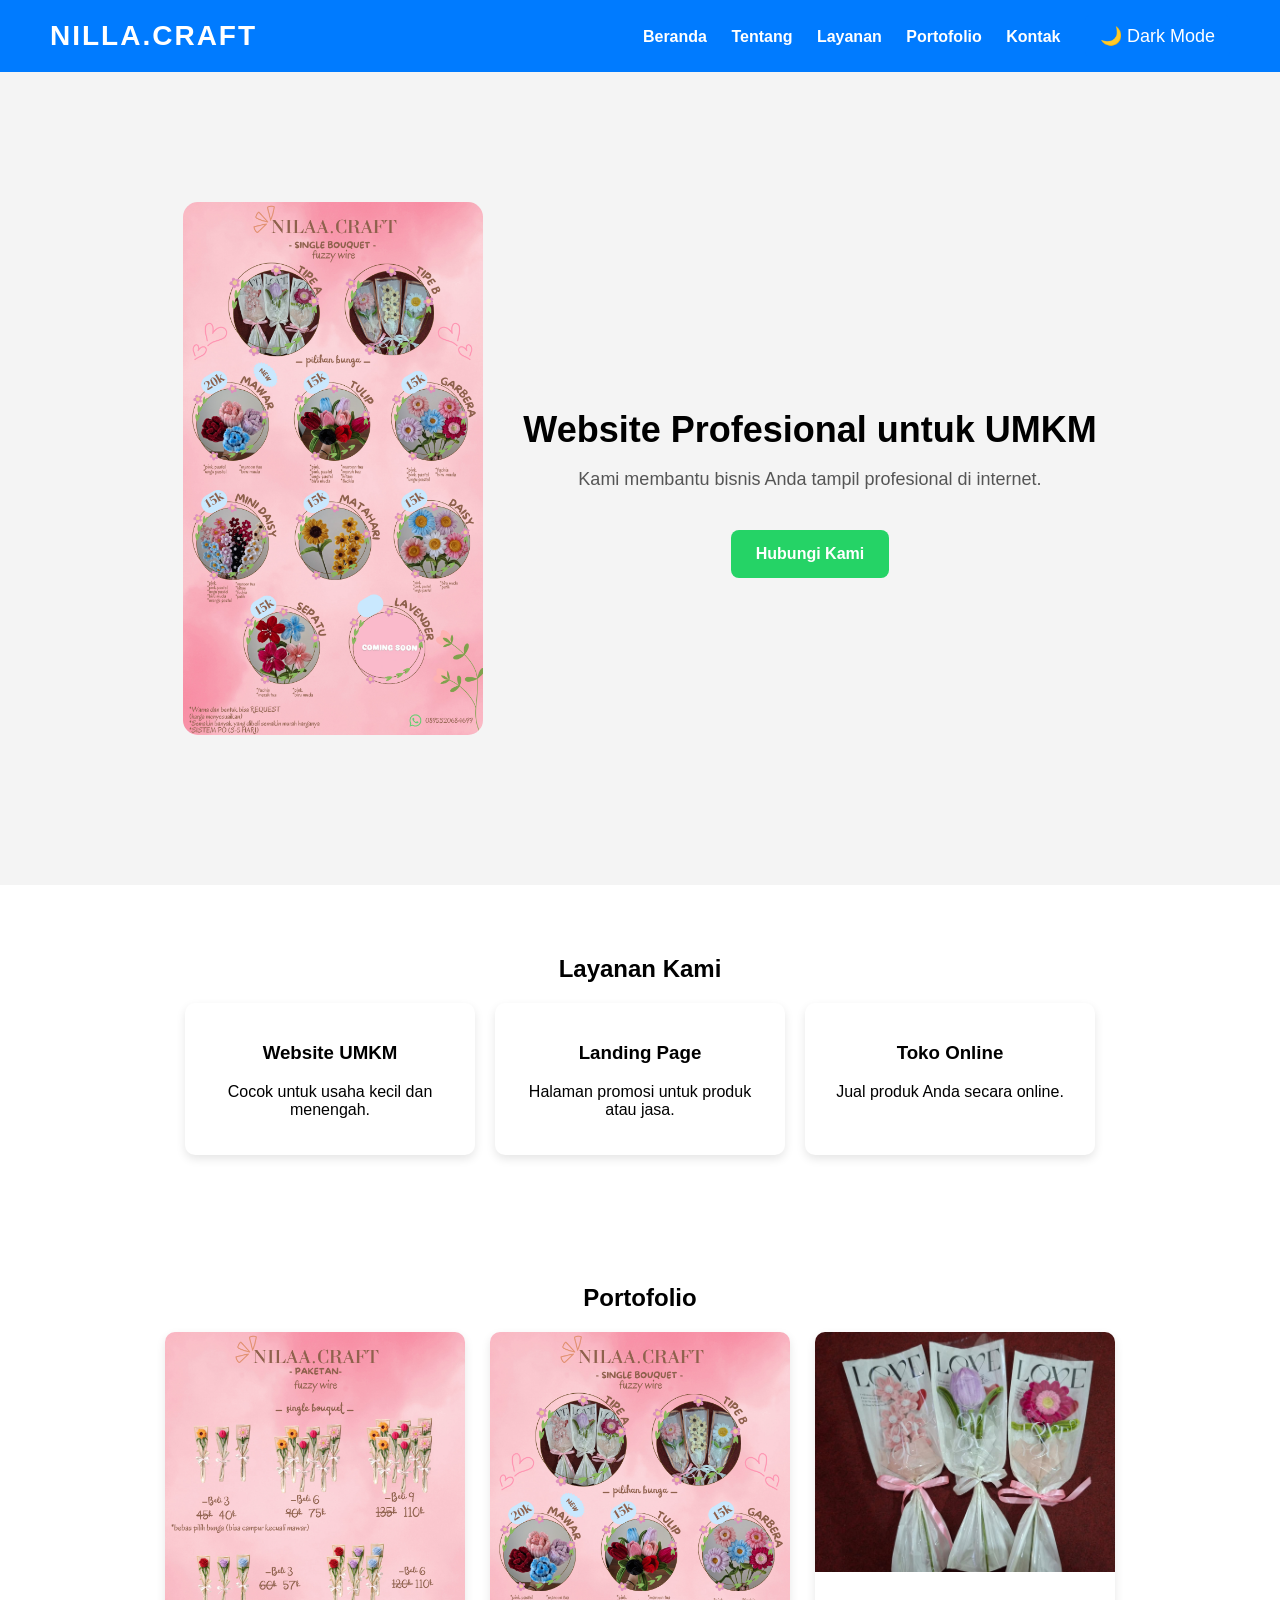
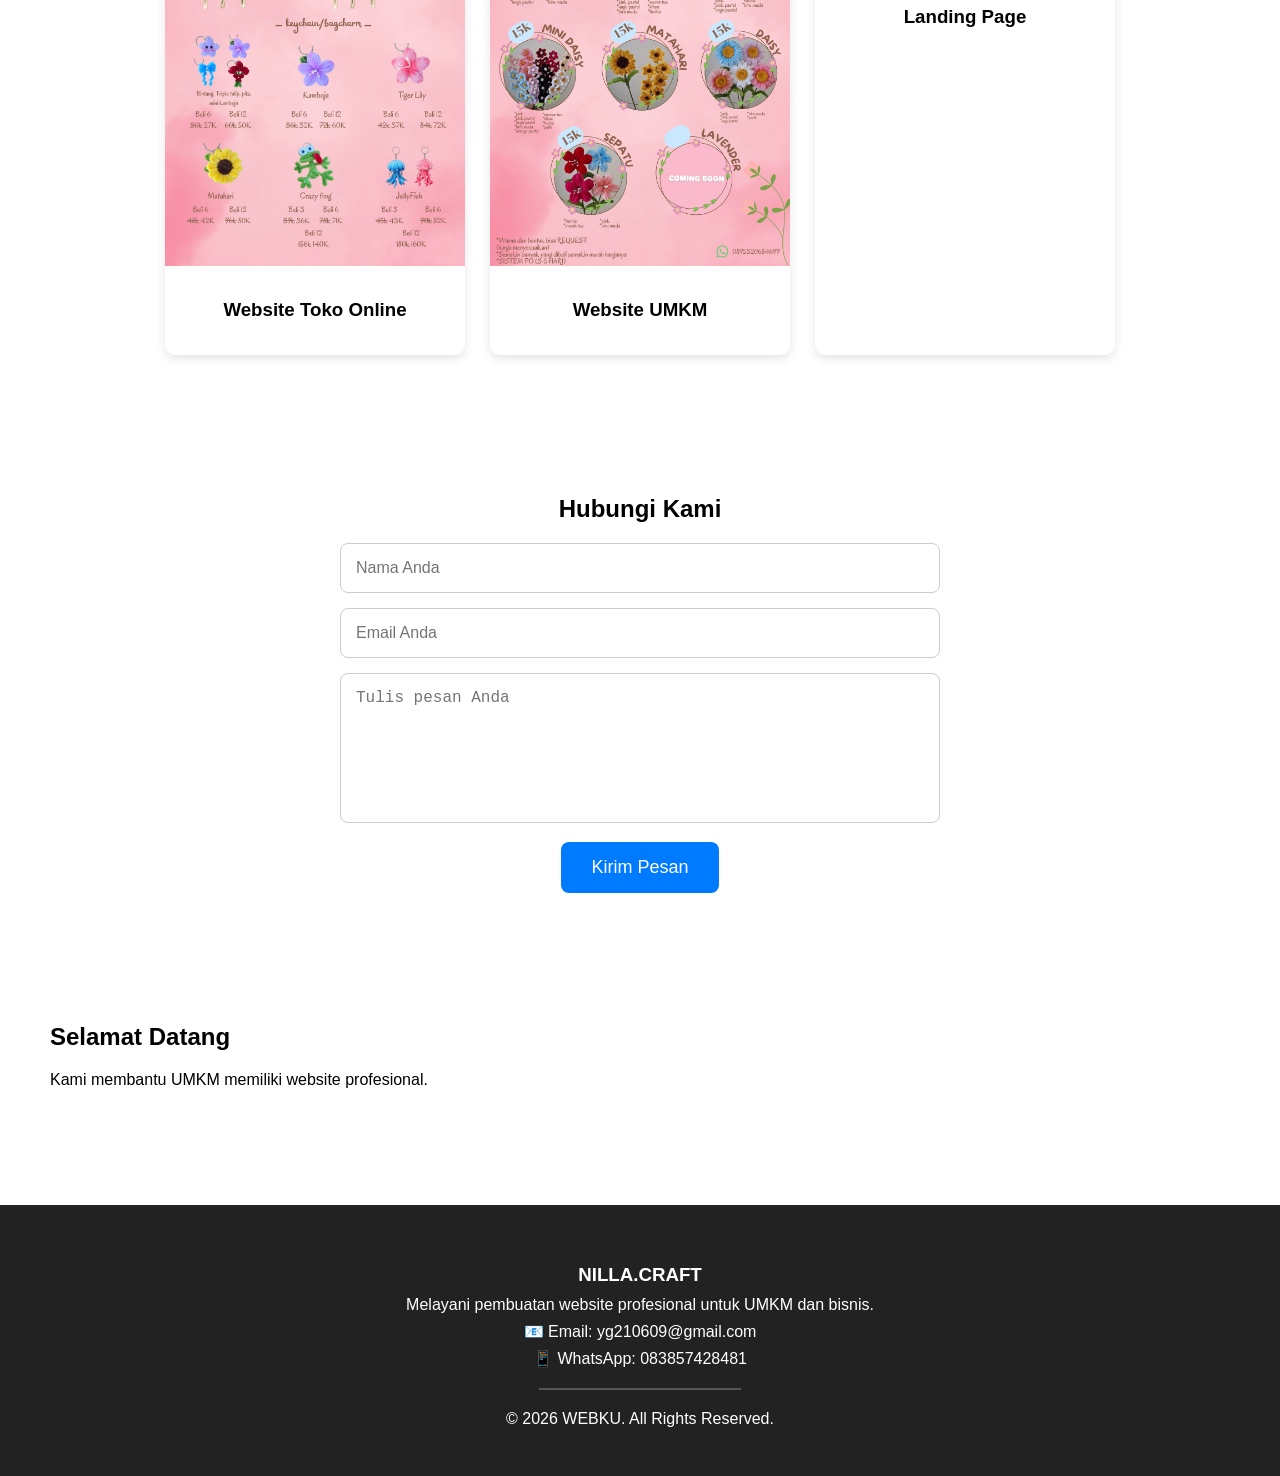
<file: index.html>
<!DOCTYPE html>
<html lang="id">
<head>
    <meta charset="UTF-8">
    <meta name="viewport" content="width=device-width, initial-scale=1.0">
    <title>Website Jasa Saya</title>
    
    <link rel="stylesheet" href="style.css">
</head>
<header class="navbar">

    <div class="logo">
        <h1>NILLA.CRAFT</h1>
    </div>

    <div class="menu-toggle" id="menuToggle">☰</div>

    <nav id="navMenu">
        <a href="#">Beranda</a>
        <a href="#">Tentang</a>
        <a href="#">Layanan</a>
        <a href="#">Portofolio</a>
        <a href="#">Kontak</a>

        <button id="darkModeBtn">🌙 Dark Mode</button>

    </nav>

</header>

<section class="hero fade-in">

    <div class="hero-container">

        <img src="images/Warna dan bentuk bisa REQUEST (khusus single bouquet harga menyesuaikan request) Semakin banyak yang dibeli semakin murah harganya.png" alt="Hero Image">

        <div class="hero-text">
            <h2>Website Profesional untuk UMKM</h2>

            <p>
                Kami membantu bisnis Anda tampil profesional di internet.
            </p>

            <a class="btn" href="#" onclick="sapa()">
                Hubungi Kami
            </a>

        </div>

    </div>

</section>

<section class="services fade-in">
    <h2>Layanan Kami</h2>

    <div class="cards">

        <div class="card">
            <h3>Website UMKM</h3>
            <p>Cocok untuk usaha kecil dan menengah.</p>
        </div>

        <div class="card">
            <h3>Landing Page</h3>
            <p>Halaman promosi untuk produk atau jasa.</p>
        </div>

        <div class="card">
            <h3>Toko Online</h3>
            <p>Jual produk Anda secara online.</p>
        </div>

    </div>
</section>

<section class="portfolio fade-in">
    <h2>Portofolio</h2>

    <div class="portfolio-grid">

        <div class="portfolio-item">
            <img src="images/Warna dan bentuk bisa REQUEST (khusus single bouquet harga menyesuaikan request) Semakin banyak yang dibeli semakin murah harganya (2).png" alt="Project 1">
            <h3>Website Toko Online</h3>
        </div>

        <div class="portfolio-item">
            <img src="images/Warna dan bentuk bisa REQUEST (khusus single bouquet harga menyesuaikan request) Semakin banyak yang dibeli semakin murah harganya.png" alt="Project 2">
            <h3>Website UMKM</h3>
        </div>

        <div class="portfolio-item">
            <img src="images/WhatsApp Image 2026-07-03 at 13.53.07.jpeg" alt="Project 3">
            <h3>Landing Page</h3>
        </div>

    </div>
</section>

<section class="contact fade-in">

    <h2>Hubungi Kami</h2>

    <form>

        <input type="text" placeholder="Nama Anda">

        <input type="email" placeholder="Email Anda">

        <textarea placeholder="Tulis pesan Anda"></textarea>

        <button type="submit">Kirim Pesan</button>

    </form>

</section>

<section>

<h2>Selamat Datang</h2>

<p>
Kami membantu UMKM memiliki website profesional.
</p>

</section>

<footer>

    <h3>NILLA.CRAFT</h3>

    <p>Melayani pembuatan website profesional untuk UMKM dan bisnis.</p>

    <p>📧 Email: yg210609@gmail.com</p>

    <p>📱 WhatsApp: 083857428481</p>

    <hr>

    <p>© 2026 WEBKU. All Rights Reserved.</p>

</footer>

<script src="script.js"></script>

</body>
</html>
</file>
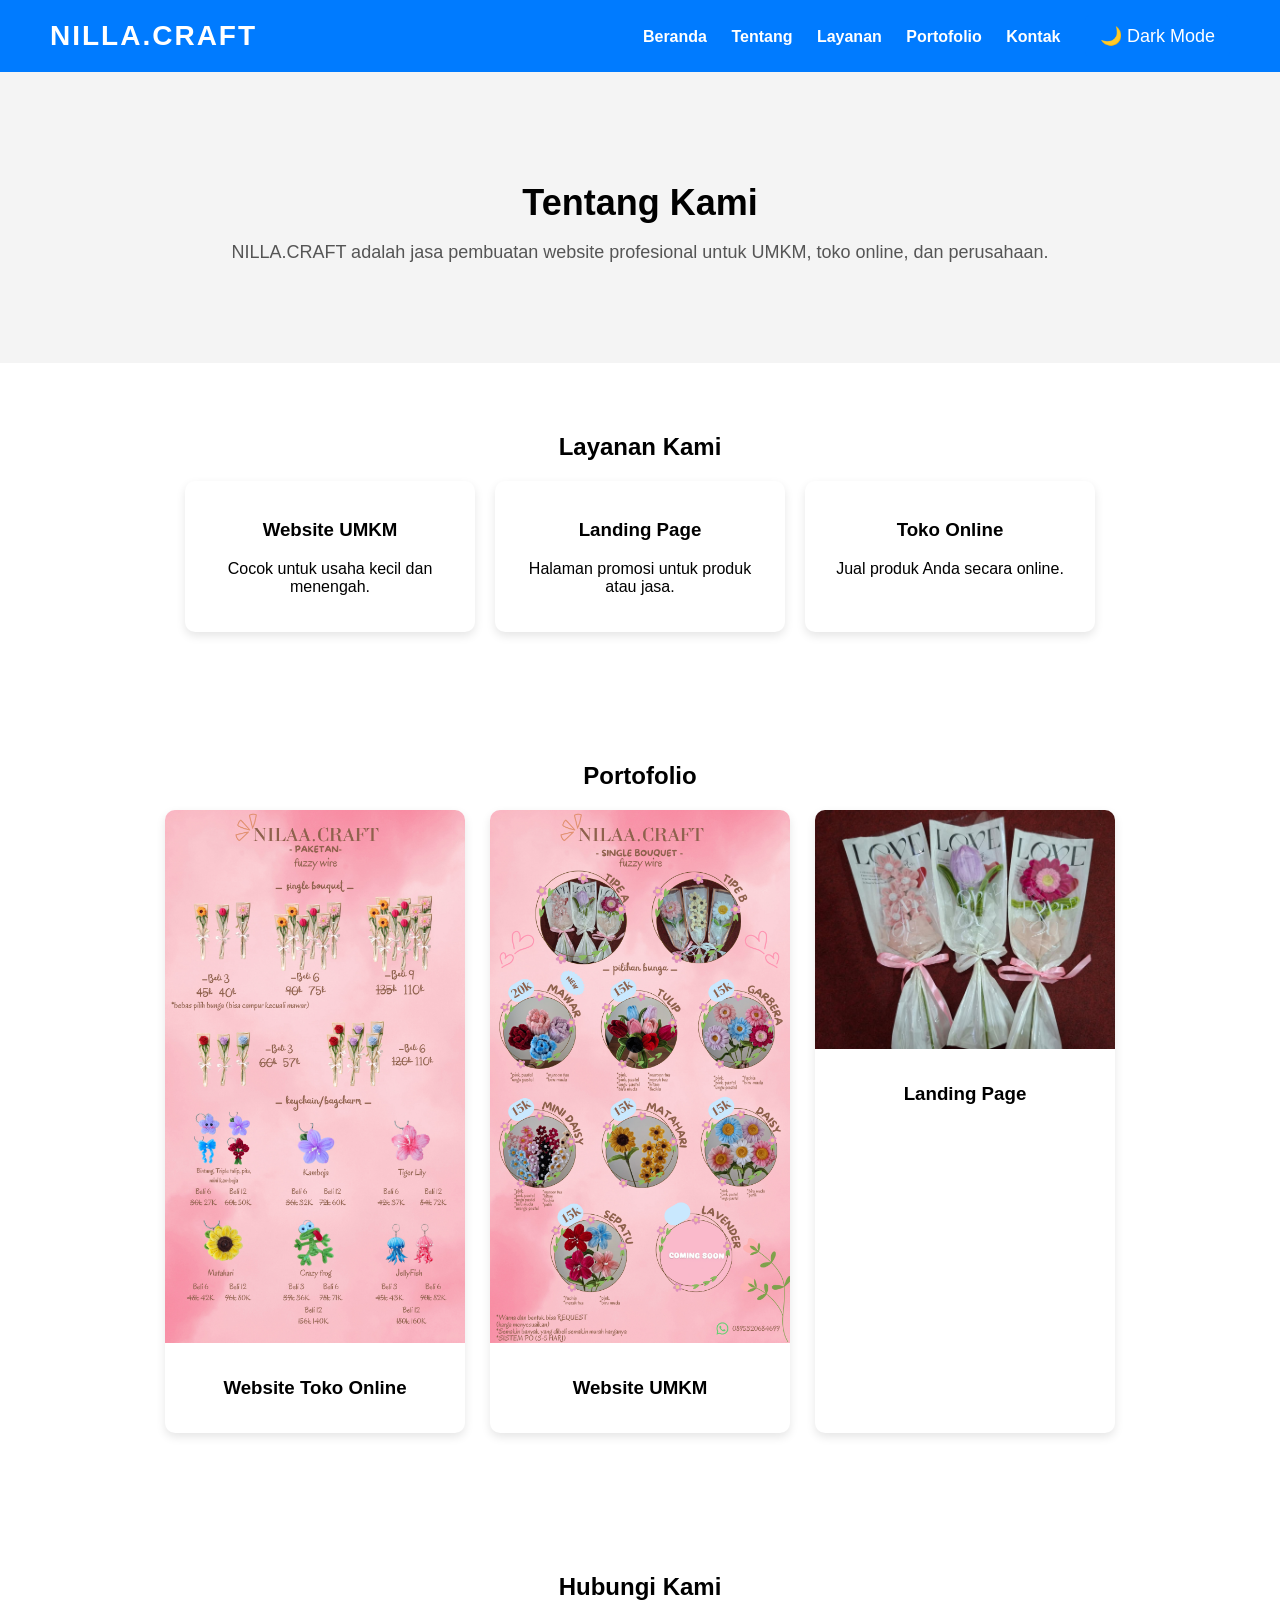
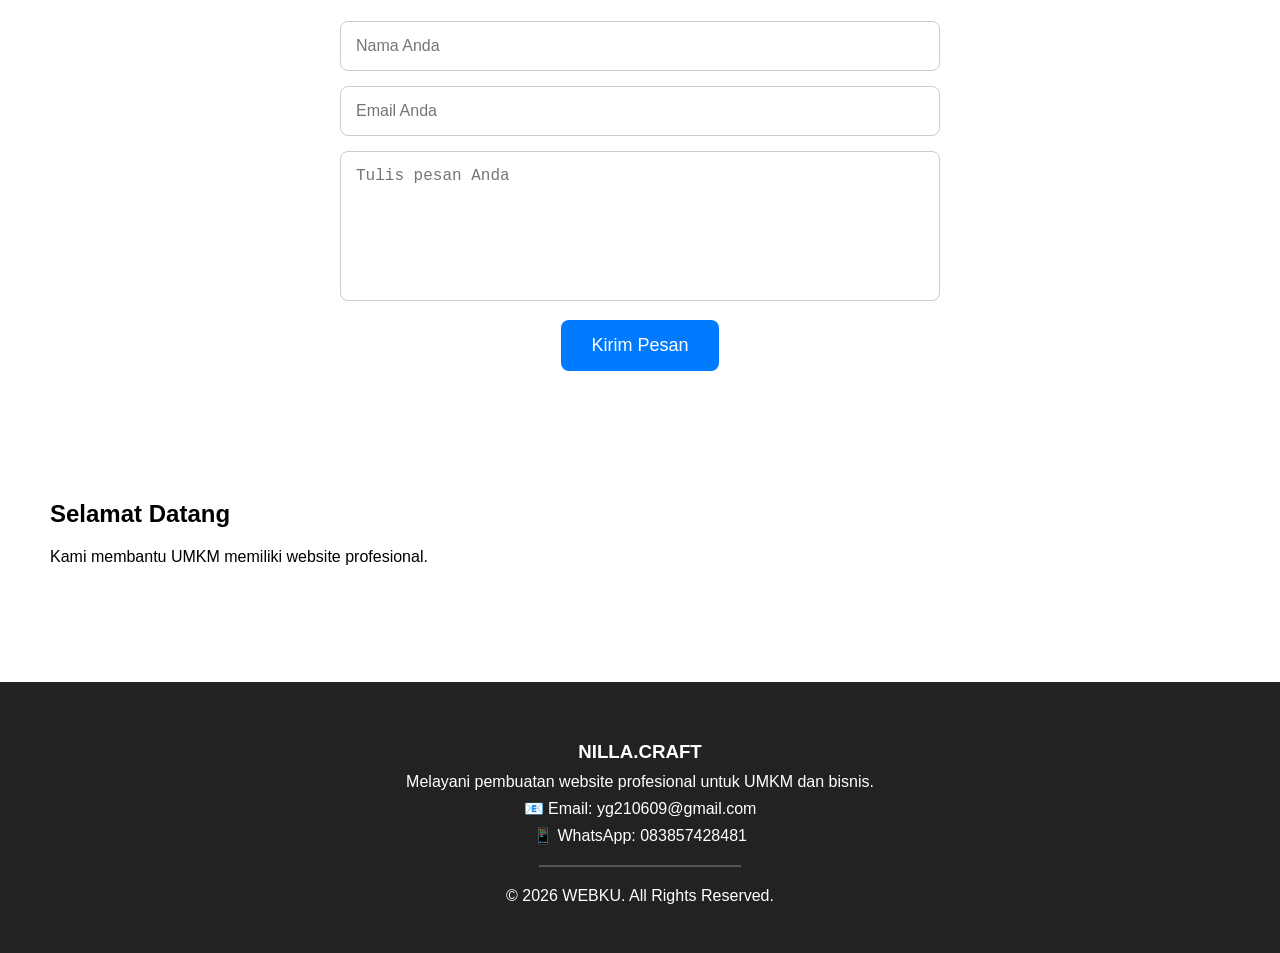
<file: tentang.html>
<!DOCTYPE html>
<html lang="id">
<head>
    <meta charset="UTF-8">
    <meta name="viewport" content="width=device-width, initial-scale=1.0">
    <title>Website Jasa Saya</title>
    
    <link rel="stylesheet" href="style.css">
</head>
<header class="navbar">

    <div class="logo">
        <h1>NILLA.CRAFT</h1>
    </div>

    <div class="menu-toggle" id="menuToggle">☰</div>

    <nav id="navMenu">
        <a href="#">Beranda</a>
        <a href="tentang.html">Tentang</a>
        <a href="layanan.html">Layanan</a>
        <a href="portofolio.html">Portofolio</a>
        <a href="kontak.html">Kontak</a>

        <button id="darkModeBtn">🌙 Dark Mode</button>

    </nav>

</header>

<section class="hero">
    <div class="hero-text">
        <h2>Tentang Kami</h2>

        <p>
            NILLA.CRAFT adalah jasa pembuatan website profesional
            untuk UMKM, toko online, dan perusahaan.
        </p>
    </div>
</section>

<section class="services fade-in">
    <h2>Layanan Kami</h2>

    <div class="cards">

        <div class="card">
            <h3>Website UMKM</h3>
            <p>Cocok untuk usaha kecil dan menengah.</p>
        </div>

        <div class="card">
            <h3>Landing Page</h3>
            <p>Halaman promosi untuk produk atau jasa.</p>
        </div>

        <div class="card">
            <h3>Toko Online</h3>
            <p>Jual produk Anda secara online.</p>
        </div>

    </div>
</section>

<section class="portfolio fade-in">
    <h2>Portofolio</h2>

    <div class="portfolio-grid">

        <div class="portfolio-item">
            <img src="images/Warna dan bentuk bisa REQUEST (khusus single bouquet harga menyesuaikan request) Semakin banyak yang dibeli semakin murah harganya (2).png" alt="Project 1">
            <h3>Website Toko Online</h3>
        </div>

        <div class="portfolio-item">
            <img src="images/Warna dan bentuk bisa REQUEST (khusus single bouquet harga menyesuaikan request) Semakin banyak yang dibeli semakin murah harganya.png" alt="Project 2">
            <h3>Website UMKM</h3>
        </div>

        <div class="portfolio-item">
            <img src="images/WhatsApp Image 2026-07-03 at 13.53.07.jpeg" alt="Project 3">
            <h3>Landing Page</h3>
        </div>

    </div>
</section>

<section class="contact fade-in">

    <h2>Hubungi Kami</h2>

    <form>

        <input type="text" placeholder="Nama Anda">

        <input type="email" placeholder="Email Anda">

        <textarea placeholder="Tulis pesan Anda"></textarea>

        <button type="submit">Kirim Pesan</button>

    </form>

</section>

<section>

<h2>Selamat Datang</h2>

<p>
Kami membantu UMKM memiliki website profesional.
</p>

</section>

<footer>

    <h3>NILLA.CRAFT</h3>

    <p>Melayani pembuatan website profesional untuk UMKM dan bisnis.</p>

    <p>📧 Email: yg210609@gmail.com</p>

    <p>📱 WhatsApp: 083857428481</p>

    <hr>

    <p>© 2026 WEBKU. All Rights Reserved.</p>

</footer>

<script src="script.js"></script>

</body>
</html>
</file>
<file: style.css>
body{
    margin:0;
    font-family:Arial, sans-serif;
}

header{
    display:flex;
    justify-content:space-between;
    align-items:center;

    background:Black;
    color:white;

    padding:40px 80px;
}

nav a{
    color:white;
    text-decoration:none;
    margin-left:20px;
    font-weight:bold;
}

section{
    padding:50px;
}

h1{
    margin:0;
}

.hero{
    background:#f4f4f4;
    text-align:center;
    padding:80px 20px;
}

.hero h2{
    font-size:40px;
}

.hero p{
    font-size:20px;
    color:#555;
}

button{
    background:#007BFF;
    color:white;
    border:none;
    padding:15px 30px;
    font-size:18px;
    border-radius:30px;
    cursor:pointer;
}

button:hover{
    background:#0056b3;
}

.services{
    padding: 50px;
    text-align: center;
}

.cards{
    display: flex;
    justify-content: center;
    gap: 20px;
    flex-wrap: wrap;
}

.card{
    background: white;
    width: 250px;
    padding: 20px;
    border-radius: 10px;
    box-shadow: 0 4px 10px rgba(0,0,0,0.1);
}

.card:hover{
    transform: translateY(-5px);
}

.btn{
    display:inline-block;
    margin-top:20px;
    background:#25D366;
    color:white;
    padding:15px 25px;
    border-radius:8px;
    text-decoration:none;
    font-weight:bold;
}

.btn:hover{
    background:#1ebe5d;
}

.logo h1{
    font-size:32px;
    color:white;
    margin:0;
    letter-spacing:2px;
}

.hero img{
    width:300px;
    border-radius:15px;
    margin-bottom:20px;
}

.hero{
    display:flex;
    flex-direction:column;
    align-items:center;
}

.navbar{
    display:flex;
    justify-content:space-between;
    align-items:center;

    background:#007BFF;
    padding:15px 50px;

    position:sticky;
    top:0;
    z-index:1000;
}

.navbar nav a{
    color:white;
    text-decoration:none;
    margin-left:20px;
    font-weight:bold;
}

.navbar nav a:hover{
    color:yellow;
}

.logo h1{
    margin:0;
    color:white;
    font-size:28px;
    letter-spacing:2px;
}

.hero-container{
    display:flex;
    align-items:center;
    justify-content:center;
    gap:40px;
    padding:50px;
}

.hero-container img{
    width:300px;
    border-radius:15px;
}

.hero-text h2{
    font-size:36px;
    margin-bottom:10px;
}

.hero-text p{
    font-size:18px;
    color:#555;
    margin-bottom:20px;
}

@media (max-width: 768px){

    .hero-container{
        flex-direction: column;
        text-align: center;
    }

    .hero-container img{
        width: 80%;
    }

    #navMenu a{
    display:block;
    margin:10px 0;
    }

    .menu-toggle{
    display:block;
}

#navMenu{
    display:none;
    width:100%;
    margin-top:20px;
}

#navMenu.active{
    display:flex;
    flex-direction:column;
}

.navbar{
    flex-wrap:wrap;
}

}

.portfolio{
    padding:60px 50px;
    text-align:center;
}

.portfolio-grid{
    display:flex;
    justify-content:center;
    gap:25px;
    flex-wrap:wrap;
}

.portfolio-item{
    width:300px;
    background:white;
    border-radius:10px;
    overflow:hidden;
    box-shadow:0 4px 10px rgba(0,0,0,0.1);
}

.portfolio-item img{
    width:100%;
    display:block;
}

.portfolio-item h3{
    padding:15px;
}

.contact{
    padding:60px 20px;
    text-align:center;
}

form{
    max-width:600px;
    margin:auto;
}

input,
textarea{
    width:100%;
    padding:15px;
    margin-bottom:15px;
    border:1px solid #ccc;
    border-radius:8px;
    font-size:16px;
    box-sizing:border-box;
}

textarea{
    height:150px;
    resize:none;
}

form button{
    background:#007BFF;
    color:white;
    border:none;
    padding:15px 30px;
    border-radius:8px;
    cursor:pointer;
}

form button:hover{
    background:#0056b3;
}

footer{
    background:#222;
    color:white;
    text-align:center;
    padding:40px 20px;
    margin-top:50px;
}

footer h3{
    margin-bottom:10px;
}

footer p{
    margin:8px 0;
}

footer hr{
    width:200px;
    margin:20px auto;
    border:1px solid #555;
}

#darkModeBtn{
    margin-left:20px;
    padding:10px 15px;
    border:none;
    border-radius:5px;
    cursor:pointer;
}

.dark-mode{
    background:#222;
    color:white;
}

.dark-mode .hero{
    background:#222;
}

.dark-mode .hero p{
    color:#ddd;
}

.dark-mode .hero-text p{
    color:#ddd;
}

.dark-mode .services{
    background:#222;
}

.dark-mode .card{
    background:#333;
    color:white;
}

.dark-mode .portfolio{
    background:#222;
}

.dark-mode .portfolio-item{
    background:#333;
    color:white;
}

.dark-mode .contact{
    background:#222;
}

.dark-mode input,
.dark-mode textarea{
    background:#333;
    color:white;
    border:1px solid #555;
}

.dark-mode footer{
    background:#111;
}

.menu-toggle{
    display:none;
    font-size:30px;
    cursor:pointer;
    color:white;
}

.fade-in{
    opacity: 0;
    transform: translateY(50px);
    transition: all 0.8s ease;
}

.fade-in.show{
    opacity: 1;
    transform: translateY(0);
}
</file>
